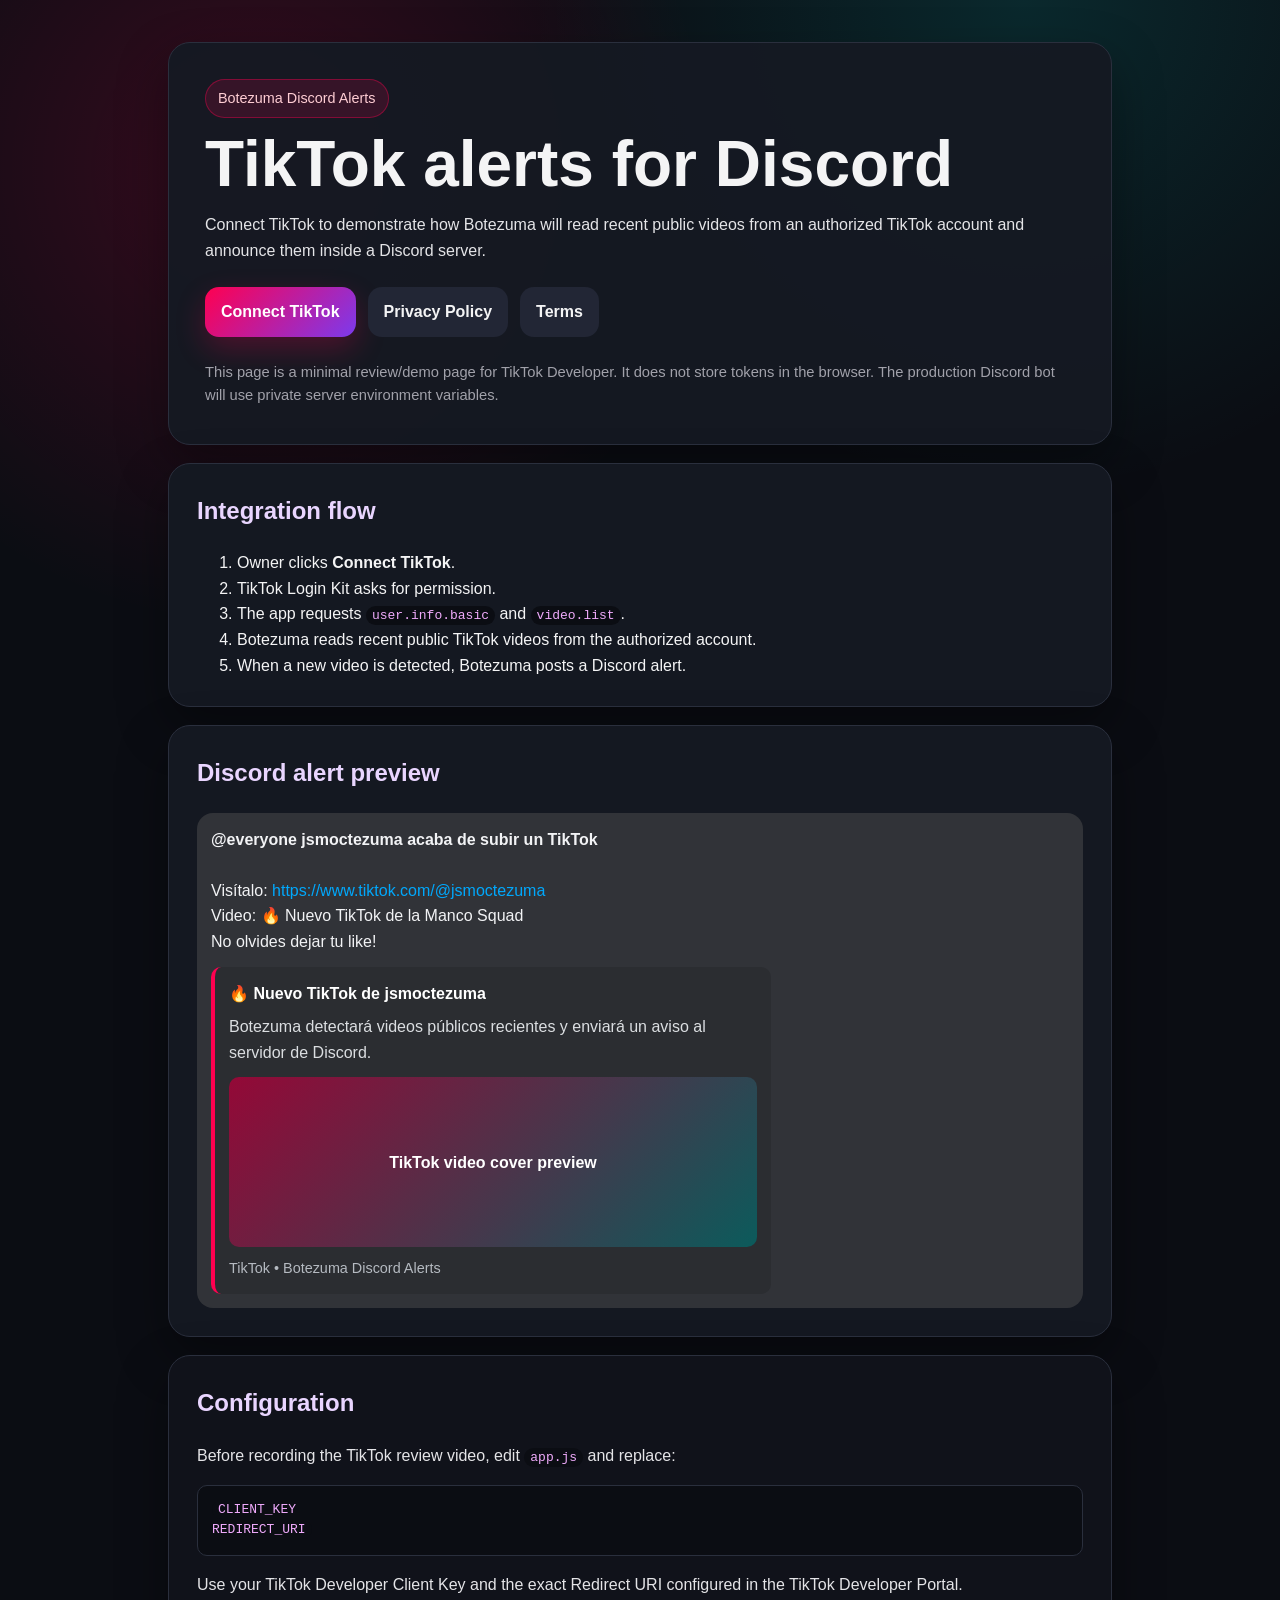
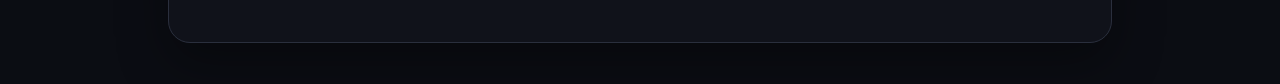
<file: index.html>
<!doctype html>
<html lang="en">
<head>
  <meta charset="utf-8" />
  <meta name="viewport" content="width=device-width, initial-scale=1" />
  <title>Botezuma TikTok Miniapp</title>
  <link rel="stylesheet" href="./styles.css" />
</head>
<body>
  <main class="app-shell">
    <section class="hero card">
      <div class="badge">Botezuma Discord Alerts</div>
      <h1>TikTok alerts for Discord</h1>
      <p>
        Connect TikTok to demonstrate how Botezuma will read recent public videos from
        an authorized TikTok account and announce them inside a Discord server.
      </p>

      <div class="actions">
        <button id="connectBtn" class="primary">Connect TikTok</button>
        <a class="secondary" href="./privacy.html">Privacy Policy</a>
        <a class="secondary" href="./terms.html">Terms</a>
      </div>

      <p class="small">
        This page is a minimal review/demo page for TikTok Developer. It does not store tokens
        in the browser. The production Discord bot will use private server environment variables.
      </p>
    </section>

    <section class="card">
      <h2>Integration flow</h2>
      <ol class="steps">
        <li>Owner clicks <strong>Connect TikTok</strong>.</li>
        <li>TikTok Login Kit asks for permission.</li>
        <li>The app requests <code>user.info.basic</code> and <code>video.list</code>.</li>
        <li>Botezuma reads recent public TikTok videos from the authorized account.</li>
        <li>When a new video is detected, Botezuma posts a Discord alert.</li>
      </ol>
    </section>

    <section class="card">
      <h2>Discord alert preview</h2>
      <div class="discord-preview">
        <div class="discord-message">
          <strong>@everyone jsmoctezuma acaba de subir un TikTok</strong>
          <br /><br />
          Visítalo: <span class="link">https://www.tiktok.com/@jsmoctezuma</span><br />
          Video: 🔥 Nuevo TikTok de la Manco Squad<br />
          No olvides dejar tu like!
        </div>
        <div class="embed">
          <div class="embed-title">🔥 Nuevo TikTok de jsmoctezuma</div>
          <div class="embed-text">
            Botezuma detectará videos públicos recientes y enviará un aviso al servidor de Discord.
          </div>
          <div class="embed-image">TikTok video cover preview</div>
          <div class="embed-footer">TikTok • Botezuma Discord Alerts</div>
        </div>
      </div>
    </section>

    <section class="card muted-card">
      <h2>Configuration</h2>
      <p>
        Before recording the TikTok review video, edit <code>app.js</code> and replace:
      </p>
      <pre><code>CLIENT_KEY
REDIRECT_URI</code></pre>
      <p>
        Use your TikTok Developer Client Key and the exact Redirect URI configured in the TikTok Developer Portal.
      </p>
    </section>
  </main>

  <script src="./app.js"></script>
</body>
</html>
</file>
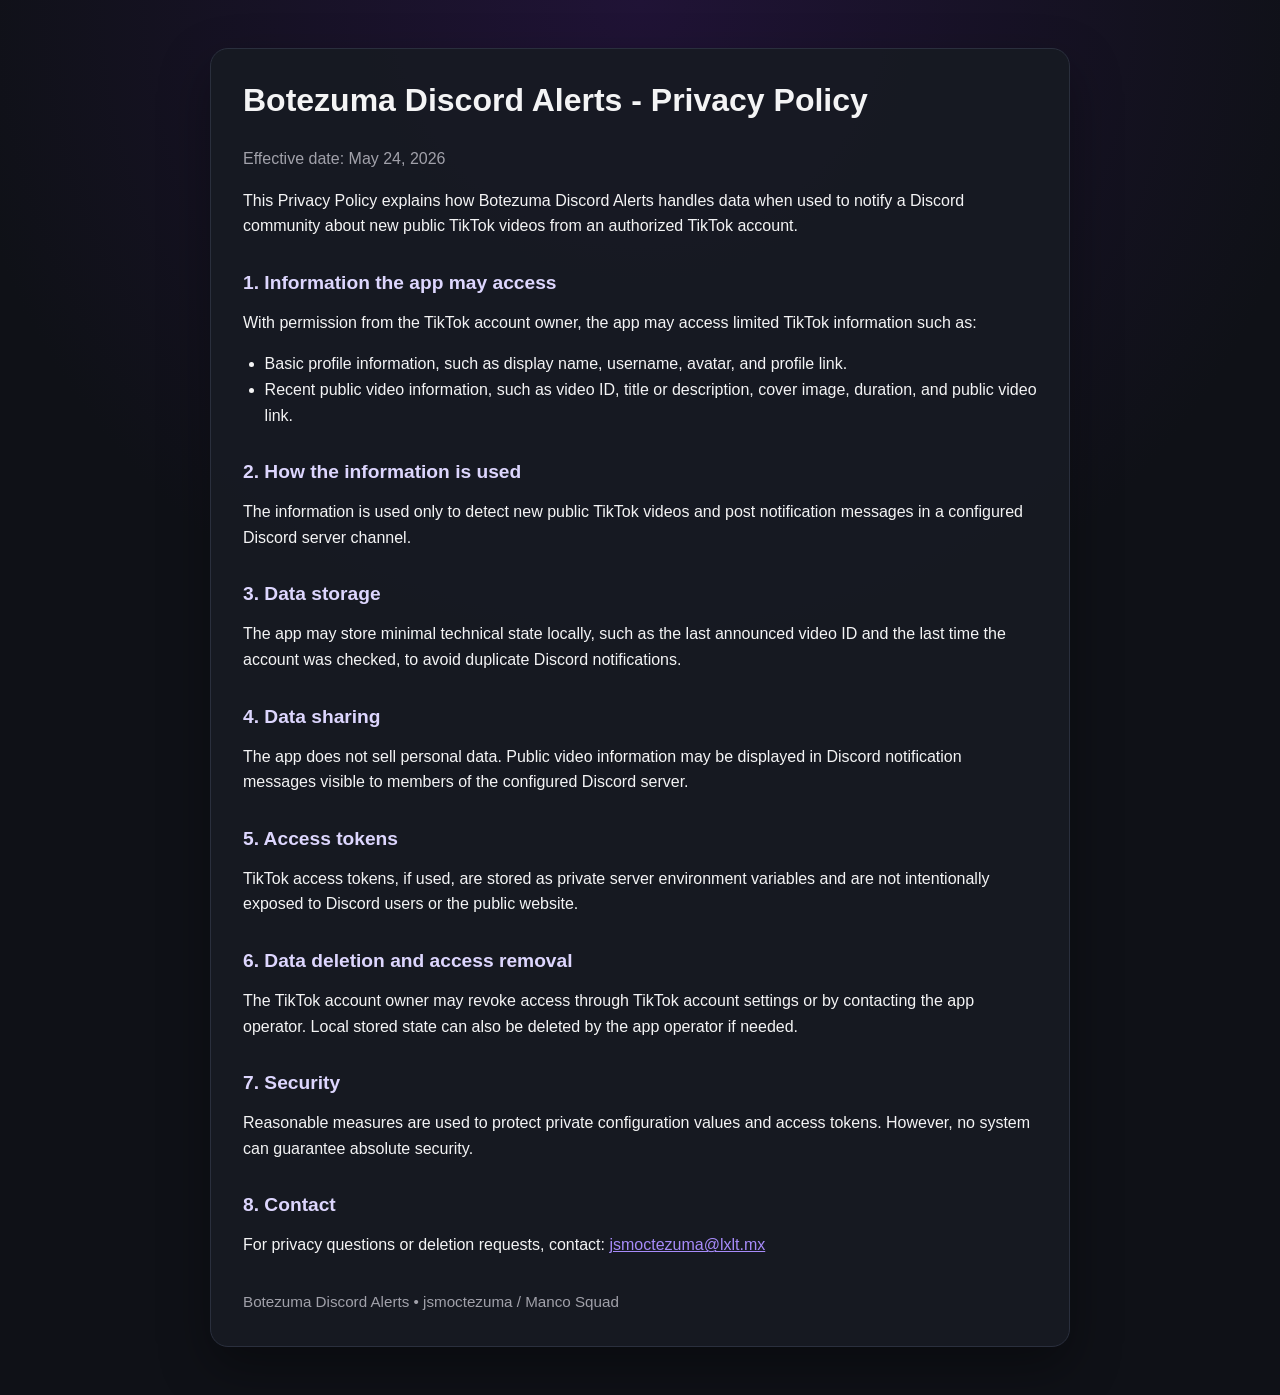
<file: botezuma-privacy.html>
<!doctype html>
<html lang="en">
<head>
  <meta charset="utf-8">
  <meta name="viewport" content="width=device-width, initial-scale=1">
  <title>Botezuma Discord Alerts - Privacy Policy</title>
  <style>
    :root { color-scheme: dark; --bg:#0f1117; --card:#171a23; --text:#f4f4f5; --muted:#a1a1aa; --border:#2a2f3d; }
    body { margin:0; font-family:Arial, Helvetica, sans-serif; background:radial-gradient(circle at top,#201336,var(--bg) 45%); color:var(--text); line-height:1.6; }
    main { max-width:860px; margin:0 auto; padding:48px 20px; }
    .card { background:rgba(23,26,35,.94); border:1px solid var(--border); border-radius:18px; padding:32px; box-shadow:0 20px 50px rgba(0,0,0,.35); }
    h1,h2 { line-height:1.2; } h1 { margin-top:0; font-size:2rem; } h2 { margin-top:2rem; font-size:1.2rem; color:#ddd6fe; }
    .muted, footer { color:var(--muted); } a { color:#a78bfa; } ul { padding-left:1.35rem; }
    footer { margin-top:32px; font-size:.95rem; }
  </style>
</head>
<body>
  <main>
    <section class="card">
      <h1>Botezuma Discord Alerts - Privacy Policy</h1>
      <p class="muted">Effective date: May 24, 2026</p>

      <p>This Privacy Policy explains how Botezuma Discord Alerts handles data when used to notify a Discord community about new public TikTok videos from an authorized TikTok account.</p>

      <h2>1. Information the app may access</h2>
      <p>With permission from the TikTok account owner, the app may access limited TikTok information such as:</p>
      <ul>
        <li>Basic profile information, such as display name, username, avatar, and profile link.</li>
        <li>Recent public video information, such as video ID, title or description, cover image, duration, and public video link.</li>
      </ul>

      <h2>2. How the information is used</h2>
      <p>The information is used only to detect new public TikTok videos and post notification messages in a configured Discord server channel.</p>

      <h2>3. Data storage</h2>
      <p>The app may store minimal technical state locally, such as the last announced video ID and the last time the account was checked, to avoid duplicate Discord notifications.</p>

      <h2>4. Data sharing</h2>
      <p>The app does not sell personal data. Public video information may be displayed in Discord notification messages visible to members of the configured Discord server.</p>

      <h2>5. Access tokens</h2>
      <p>TikTok access tokens, if used, are stored as private server environment variables and are not intentionally exposed to Discord users or the public website.</p>

      <h2>6. Data deletion and access removal</h2>
      <p>The TikTok account owner may revoke access through TikTok account settings or by contacting the app operator. Local stored state can also be deleted by the app operator if needed.</p>

      <h2>7. Security</h2>
      <p>Reasonable measures are used to protect private configuration values and access tokens. However, no system can guarantee absolute security.</p>

      <h2>8. Contact</h2>
      <p>For privacy questions or deletion requests, contact: <a href="mailto:jsmoctezuma@lxlt.mx">jsmoctezuma@lxlt.mx</a></p>

      <footer>Botezuma Discord Alerts • jsmoctezuma / Manco Squad</footer>
    </section>
  </main>
</body>
</html>
</file>
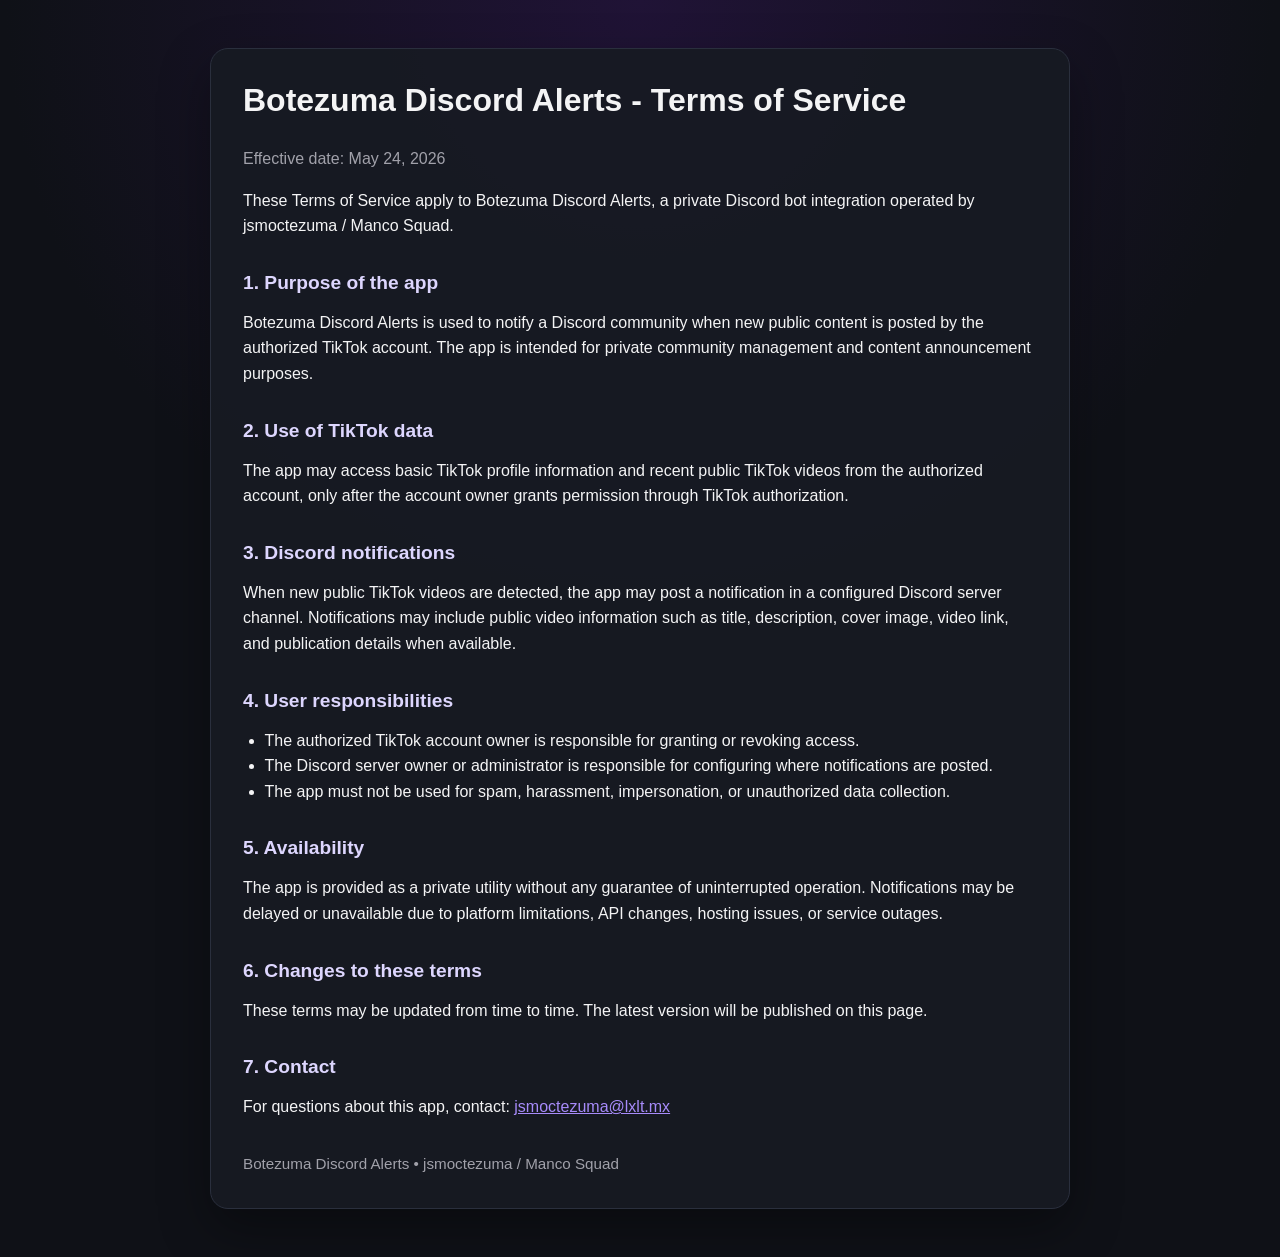
<file: botezuma-terms.html>
<!doctype html>
<html lang="en">
<head>
  <meta charset="utf-8">
  <meta name="viewport" content="width=device-width, initial-scale=1">
  <title>Botezuma Discord Alerts - Terms of Service</title>
  <style>
    :root { color-scheme: dark; --bg:#0f1117; --card:#171a23; --text:#f4f4f5; --muted:#a1a1aa; --border:#2a2f3d; }
    body { margin:0; font-family:Arial, Helvetica, sans-serif; background:radial-gradient(circle at top,#201336,var(--bg) 45%); color:var(--text); line-height:1.6; }
    main { max-width:860px; margin:0 auto; padding:48px 20px; }
    .card { background:rgba(23,26,35,.94); border:1px solid var(--border); border-radius:18px; padding:32px; box-shadow:0 20px 50px rgba(0,0,0,.35); }
    h1,h2 { line-height:1.2; } h1 { margin-top:0; font-size:2rem; } h2 { margin-top:2rem; font-size:1.2rem; color:#ddd6fe; }
    .muted, footer { color:var(--muted); } a { color:#a78bfa; } ul { padding-left:1.35rem; }
    footer { margin-top:32px; font-size:.95rem; }
  </style>
</head>
<body>
  <main>
    <section class="card">
      <h1>Botezuma Discord Alerts - Terms of Service</h1>
      <p class="muted">Effective date: May 24, 2026</p>

      <p>These Terms of Service apply to Botezuma Discord Alerts, a private Discord bot integration operated by jsmoctezuma / Manco Squad.</p>

      <h2>1. Purpose of the app</h2>
      <p>Botezuma Discord Alerts is used to notify a Discord community when new public content is posted by the authorized TikTok account. The app is intended for private community management and content announcement purposes.</p>

      <h2>2. Use of TikTok data</h2>
      <p>The app may access basic TikTok profile information and recent public TikTok videos from the authorized account, only after the account owner grants permission through TikTok authorization.</p>

      <h2>3. Discord notifications</h2>
      <p>When new public TikTok videos are detected, the app may post a notification in a configured Discord server channel. Notifications may include public video information such as title, description, cover image, video link, and publication details when available.</p>

      <h2>4. User responsibilities</h2>
      <ul>
        <li>The authorized TikTok account owner is responsible for granting or revoking access.</li>
        <li>The Discord server owner or administrator is responsible for configuring where notifications are posted.</li>
        <li>The app must not be used for spam, harassment, impersonation, or unauthorized data collection.</li>
      </ul>

      <h2>5. Availability</h2>
      <p>The app is provided as a private utility without any guarantee of uninterrupted operation. Notifications may be delayed or unavailable due to platform limitations, API changes, hosting issues, or service outages.</p>

      <h2>6. Changes to these terms</h2>
      <p>These terms may be updated from time to time. The latest version will be published on this page.</p>

      <h2>7. Contact</h2>
      <p>For questions about this app, contact: <a href="mailto:jsmoctezuma@lxlt.mx">jsmoctezuma@lxlt.mx</a></p>

      <footer>Botezuma Discord Alerts • jsmoctezuma / Manco Squad</footer>
    </section>
  </main>
</body>
</html>
</file>
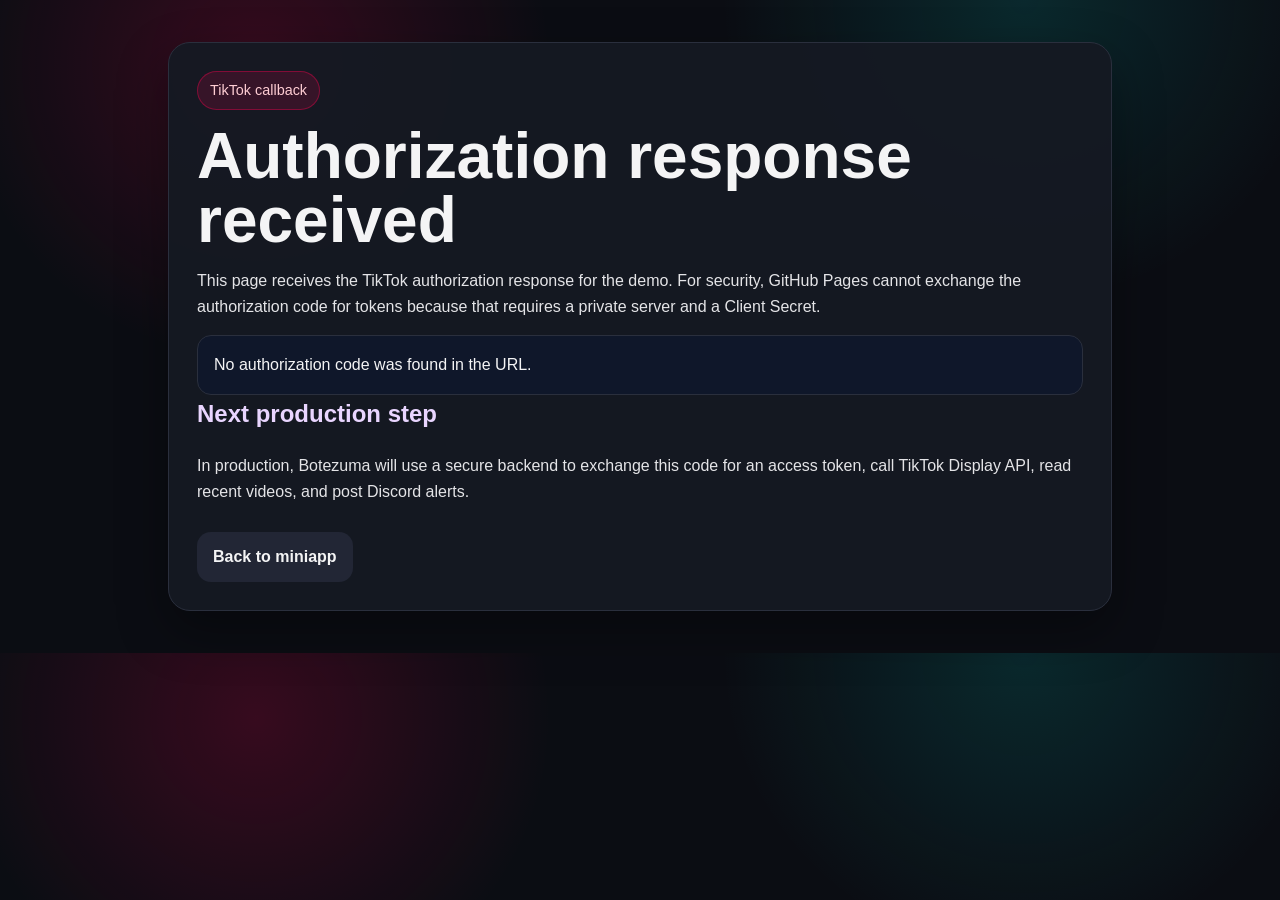
<file: callback.html>
<!doctype html>
<html lang="en">
<head>
  <meta charset="utf-8" />
  <meta name="viewport" content="width=device-width, initial-scale=1" />
  <title>TikTok Callback - Botezuma</title>
  <link rel="stylesheet" href="./styles.css" />
</head>
<body>
  <main class="app-shell">
    <section class="card">
      <div class="badge">TikTok callback</div>
      <h1>Authorization response received</h1>
      <p>
        This page receives the TikTok authorization response for the demo.
        For security, GitHub Pages cannot exchange the authorization code for tokens because that
        requires a private server and a Client Secret.
      </p>

      <div id="status" class="status-box"></div>

      <h2>Next production step</h2>
      <p>
        In production, Botezuma will use a secure backend to exchange this code for an access token,
        call TikTok Display API, read recent videos, and post Discord alerts.
      </p>

      <a class="secondary inline" href="./index.html">Back to miniapp</a>
    </section>
  </main>

  <script>
    const params = new URLSearchParams(window.location.search);
    const code = params.get("code");
    const state = params.get("state");
    const error = params.get("error");
    const status = document.getElementById("status");

    if (error) {
      status.innerHTML = `<strong>Authorization error:</strong><br><code>${error}</code>`;
      status.className = "status-box error";
    } else if (code) {
      status.innerHTML = `
        <strong>Authorization code received.</strong><br>
        <span>This confirms TikTok Login Kit redirected back to this app.</span><br><br>
        <strong>Code preview:</strong><br>
        <code>${code.slice(0, 12)}...</code><br><br>
        <strong>State:</strong><br>
        <code>${state || "No state returned"}</code>
      `;
      status.className = "status-box success";
    } else {
      status.innerHTML = "No authorization code was found in the URL.";
      status.className = "status-box";
    }
  </script>
</body>
</html>
</file>
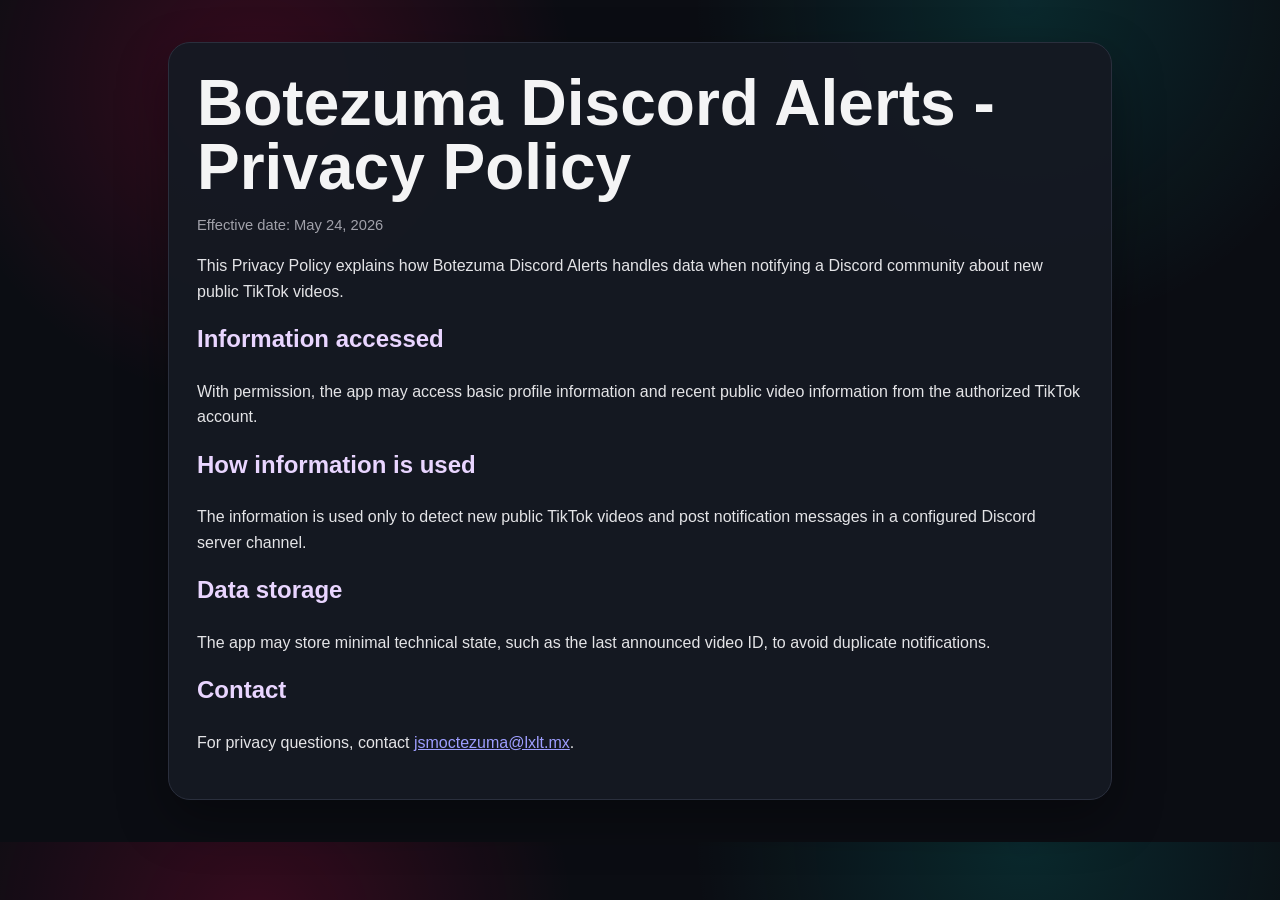
<file: privacy.html>
<!doctype html>
<html lang="en">
<head>
  <meta charset="utf-8">
  <meta name="viewport" content="width=device-width, initial-scale=1">
  <title>Botezuma Discord Alerts - Privacy Policy</title>
  <link rel="stylesheet" href="./styles.css" />
</head>
<body>
  <main class="app-shell">
    <section class="card">
      <h1>Botezuma Discord Alerts - Privacy Policy</h1>
      <p class="small">Effective date: May 24, 2026</p>
      <p>This Privacy Policy explains how Botezuma Discord Alerts handles data when notifying a Discord community about new public TikTok videos.</p>
      <h2>Information accessed</h2>
      <p>With permission, the app may access basic profile information and recent public video information from the authorized TikTok account.</p>
      <h2>How information is used</h2>
      <p>The information is used only to detect new public TikTok videos and post notification messages in a configured Discord server channel.</p>
      <h2>Data storage</h2>
      <p>The app may store minimal technical state, such as the last announced video ID, to avoid duplicate notifications.</p>
      <h2>Contact</h2>
      <p>For privacy questions, contact <a href="mailto:jsmoctezuma@lxlt.mx">jsmoctezuma@lxlt.mx</a>.</p>
    </section>
  </main>
</body>
</html>
</file>
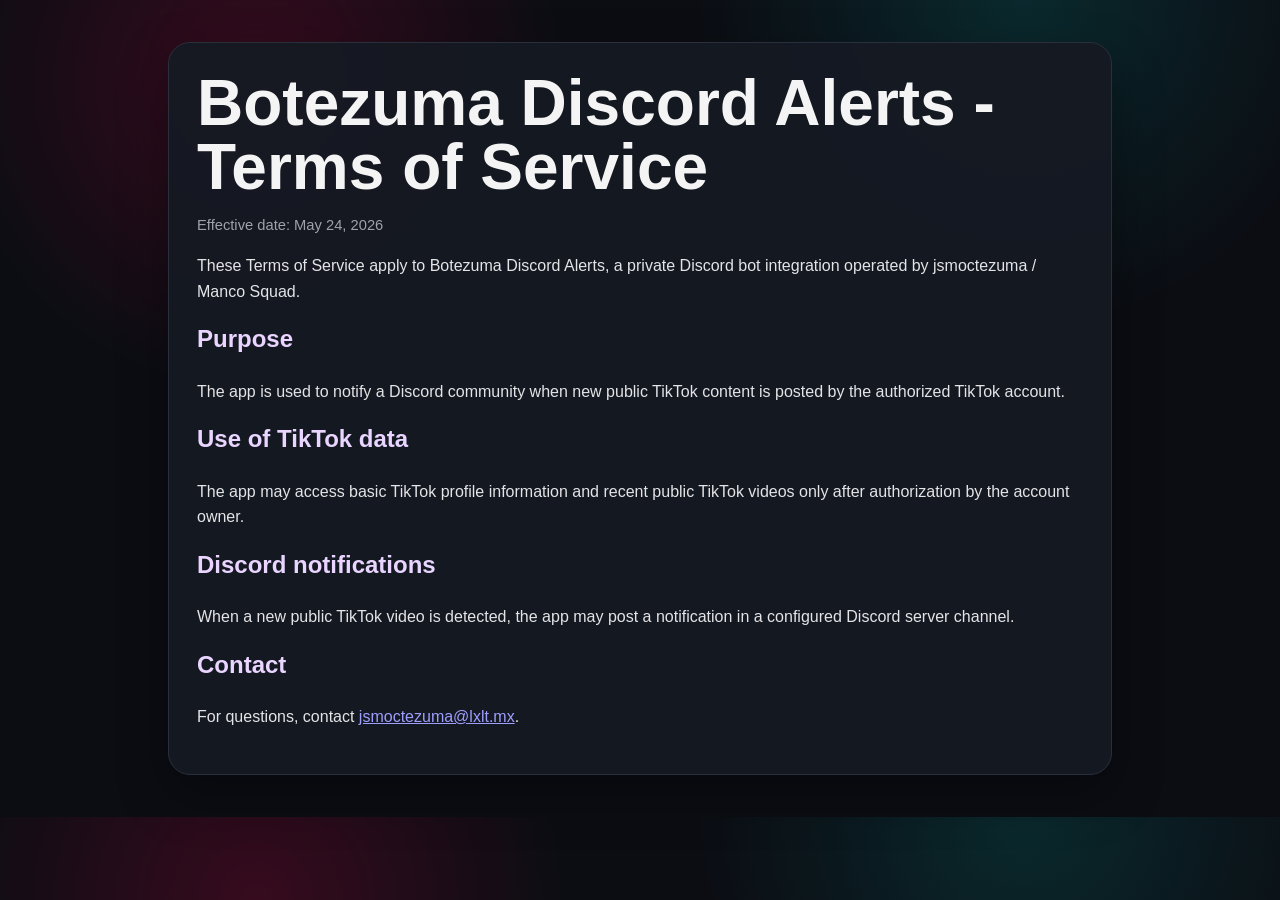
<file: terms.html>
<!doctype html>
<html lang="en">
<head>
  <meta charset="utf-8">
  <meta name="viewport" content="width=device-width, initial-scale=1">
  <title>Botezuma Discord Alerts - Terms of Service</title>
  <link rel="stylesheet" href="./styles.css" />
</head>
<body>
  <main class="app-shell">
    <section class="card">
      <h1>Botezuma Discord Alerts - Terms of Service</h1>
      <p class="small">Effective date: May 24, 2026</p>
      <p>These Terms of Service apply to Botezuma Discord Alerts, a private Discord bot integration operated by jsmoctezuma / Manco Squad.</p>
      <h2>Purpose</h2>
      <p>The app is used to notify a Discord community when new public TikTok content is posted by the authorized TikTok account.</p>
      <h2>Use of TikTok data</h2>
      <p>The app may access basic TikTok profile information and recent public TikTok videos only after authorization by the account owner.</p>
      <h2>Discord notifications</h2>
      <p>When a new public TikTok video is detected, the app may post a notification in a configured Discord server channel.</p>
      <h2>Contact</h2>
      <p>For questions, contact <a href="mailto:jsmoctezuma@lxlt.mx">jsmoctezuma@lxlt.mx</a>.</p>
    </section>
  </main>
</body>
</html>
</file>
<file: styles.css>
* {
  box-sizing: border-box;
}

:root {
  color-scheme: dark;
  --bg: #0b0d13;
  --card: #151923;
  --card-2: #10131b;
  --text: #f4f4f5;
  --muted: #a1a1aa;
  --accent: #ff0050;
  --accent-2: #00f2ea;
  --border: #2a2f3d;
}

body {
  margin: 0;
  font-family: Arial, Helvetica, sans-serif;
  color: var(--text);
  background:
    radial-gradient(circle at 20% 10%, rgba(255, 0, 80, 0.18), transparent 25%),
    radial-gradient(circle at 80% 0%, rgba(0, 242, 234, 0.12), transparent 25%),
    var(--bg);
  line-height: 1.6;
}

.app-shell {
  max-width: 980px;
  margin: 0 auto;
  padding: 42px 18px;
  display: grid;
  gap: 18px;
}

.card {
  background: rgba(21, 25, 35, 0.94);
  border: 1px solid var(--border);
  border-radius: 22px;
  padding: 28px;
  box-shadow: 0 20px 50px rgba(0, 0, 0, 0.35);
}

.hero {
  padding: 36px;
}

.badge {
  display: inline-flex;
  padding: 7px 12px;
  border-radius: 999px;
  background: rgba(255, 0, 80, 0.14);
  border: 1px solid rgba(255, 0, 80, 0.38);
  color: #fecdd3;
  font-size: 0.9rem;
  margin-bottom: 14px;
}

h1 {
  margin: 0 0 12px;
  font-size: clamp(2rem, 5vw, 4rem);
  line-height: 1;
}

h2 {
  margin-top: 0;
  color: #e9d5ff;
}

p {
  color: #e4e4e7;
}

.small {
  color: var(--muted);
  font-size: 0.92rem;
  margin-bottom: 0;
}

.actions {
  display: flex;
  flex-wrap: wrap;
  gap: 12px;
  margin: 24px 0;
}

button,
a.secondary {
  appearance: none;
  border: 0;
  text-decoration: none;
  cursor: pointer;
  border-radius: 14px;
  padding: 12px 16px;
  font-weight: 700;
  font-size: 1rem;
}

.primary {
  color: white;
  background: linear-gradient(135deg, var(--accent), #7c3aed);
  box-shadow: 0 12px 30px rgba(255, 0, 80, 0.24);
}

.secondary {
  color: var(--text);
  background: #222635;
  border: 1px solid var(--border);
}

.inline {
  display: inline-flex;
  margin-top: 12px;
}

.steps {
  margin-bottom: 0;
}

code,
pre {
  background: #0b0d13;
  color: #f0abfc;
  border-radius: 10px;
}

code {
  padding: 2px 6px;
}

pre {
  padding: 14px;
  overflow: auto;
  border: 1px solid var(--border);
}

.discord-preview {
  display: grid;
  gap: 12px;
  background: #313338;
  border-radius: 16px;
  padding: 14px;
}

.discord-message {
  color: #f2f3f5;
}

.link {
  color: #00a8fc;
}

.embed {
  border-left: 4px solid var(--accent);
  background: #2b2d31;
  border-radius: 10px;
  padding: 14px;
  max-width: 560px;
}

.embed-title {
  color: white;
  font-weight: 800;
  margin-bottom: 8px;
}

.embed-text {
  color: #dbdee1;
  margin-bottom: 12px;
}

.embed-image {
  display: grid;
  place-items: center;
  height: 170px;
  border-radius: 10px;
  background:
    linear-gradient(135deg, rgba(255, 0, 80, 0.55), rgba(0, 242, 234, 0.32)),
    #111318;
  color: white;
  font-weight: 800;
}

.embed-footer {
  color: #b5bac1;
  font-size: 0.9rem;
  margin-top: 10px;
}

.status-box {
  border-radius: 14px;
  padding: 16px;
  background: #0f172a;
  border: 1px solid var(--border);
}

.status-box.success {
  border-color: rgba(34, 197, 94, 0.55);
  background: rgba(34, 197, 94, 0.1);
}

.status-box.error {
  border-color: rgba(239, 68, 68, 0.55);
  background: rgba(239, 68, 68, 0.1);
}

.muted-card {
  background: rgba(16, 19, 27, 0.94);
}
</file>
